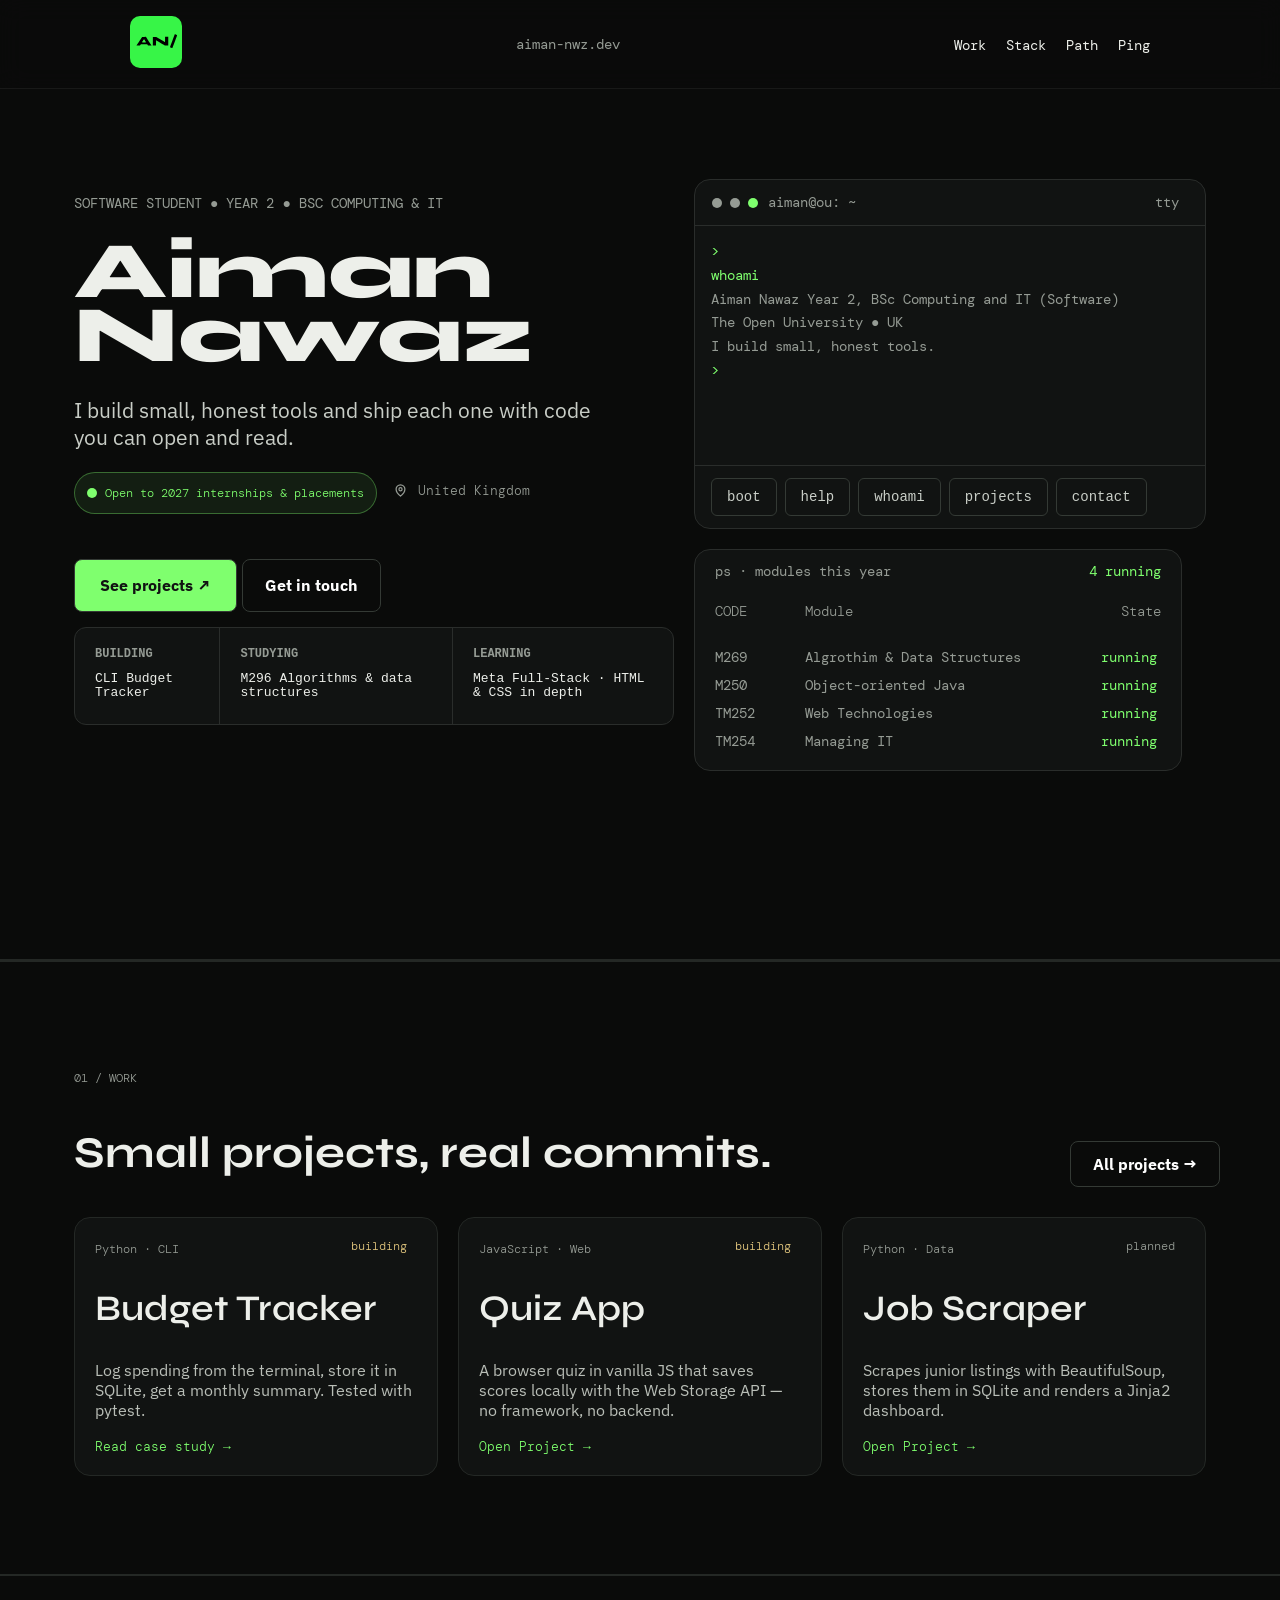
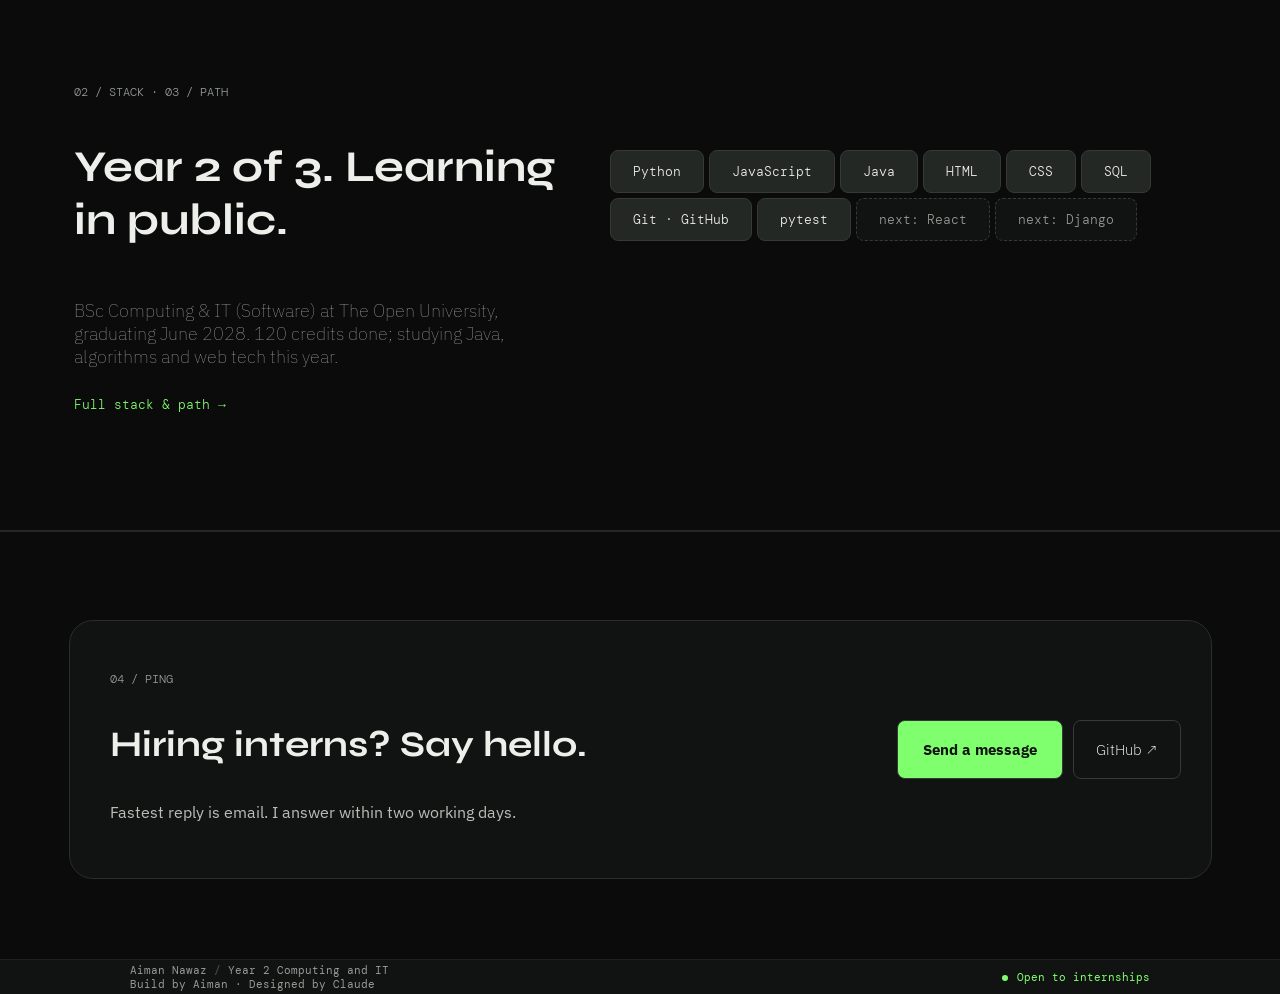
<file: index.html>
<!-- This is my main HTML file for my digital portfolio. I 
will be adding various sections and content to showcase my 
work and skills. -->

<!DOCTYPE html>
<html lang="en">
<head>
    <meta charset="UTF-8">
    <meta name="viewport" content="width=device-width, initial-scale=1.0">
    <meta name="language" content="English">
    <title>Aiman's Portfolio</title>

    <!-- Link to the CSS file -->
    <link rel="stylesheet" href="css/style.css">

    <!-- Link to the favicon -->
    <link rel="icon" type="image/x-icon" href="images/favicon.ico">

    <!-- Link to the Google Fonts (Syne)-->
    <link rel="preconnect" href="https://fonts.googleapis.com">
    <link rel="preconnect" href="https://fonts.gstatic.com" crossorigin>
    <link href="https://fonts.googleapis.com/css2?family=Syne:wght@400..800&display=swap" rel="stylesheet">

    <link rel="preconnect" href="https://fonts.googleapis.com">
    <link rel="preconnect" href="https://fonts.gstatic.com" crossorigin>
    <link href="https://fonts.googleapis.com/css2?family=DM+Mono:ital,wght@0,300;0,400;0,500;1,300;1,400;1,500&family=Syne:wght@400..800&display=swap" rel="stylesheet">

    <link rel="preconnect" href="https://fonts.googleapis.com">
    <link rel="preconnect" href="https://fonts.gstatic.com" crossorigin>
    <link href="https://fonts.googleapis.com/css2?family=IBM+Plex+Sans:ital,wght@0,100..700;1,100..700&display=swap" rel="stylesheet">

</head>

<!--The body of the project starts from here-->
<body>

    <section class="background-design">
     <!--This includes the background design-->
    </section>

    <header>
        <nav>
            <a href="index.html"> <img class="logo" src="images/logo.svg" alt="logo"> </a>
            <span class="site-name">aiman-nwz.dev</span>
            <ul class="nav-links">
                <li><a href="#Work">Work</a></li>
                <li><a href="#Stack & Path">Stack</a></li>
                <li><a href="#Stack & Path">Path</a></li>
                <li><a href="#Ping">Ping</a></li>
            </ul>
        </nav>
    </header>


    <main>
        <div class="content-box">
            <article>

                <section class="main-information">
                    <h4>SOFTWARE STUDENT &#9679; YEAR 2 &#9679; BSC COMPUTING & IT</h4>
                    <h1>Aiman Nawaz</h1>
                    <p>I build small, honest tools and ship each one with code you can open and read.</p>

                    <div class="index-message-card">
                        <div class="index-badge-pill">
                            <span class="index-badge-dot"></span>
                            Open to 2027 internships & placements
                        </div>
                        <div class="index-location">
                            <img src="images/location.svg" alt="location" width="15" height="15"> United Kingdom
                        </div>
                    </div>
                </section>


                <section class="index-terminal">
                    <div class="index-terminal-top">
                        <div class="circle-terminal-btns">
                            <span class="circle-left"></span>
                            <span class="circle-center"></span>
                            <span class="circle-green-right"></span>
                        </div>
                        <span class="terminal title">aiman@ou: ~</span>
                        <span class="terminal-text-right">tty </span>
                    </div>
                    <div class="index-terminal-body">
                        <span class="green">> </span><br>
                        <span class="green">whoami<br></span>
                        Aiman Nawaz
                        Year 2, BSc Computing and IT (Software)<br>
                        The Open University &#9679; UK<br>
                        I build small, honest tools.<br>
                        <span class="green">> </span><br>
                    </div>
                    <div class="index-terminal-bottom">
                        <div class="terminal-bottom-btns">
                            <button class="terminal-button">boot</button>
                            <button class="terminal-button">help</button>
                            <button class="terminal-button">whoami</button>
                            <button class="terminal-button">projects</button>
                            <button class="terminal-button">contact</button>
                        </div>
                    </div>
                </section>
            </article>

            <article class="main-article-2">
                <section class="main-information-2">
                    <section class="main-information-links">
                        <div class="links">
                            <a href="coming_soon.html" class="email-btn">See projects ↗</a>
                            <a href="contact.html" class="btn"><b>Get in touch </b></a>
                        </div>
                    </section>
                    <section class="main-information-learning">
                        <div class="learning-sub-heading">
                            <h3>BUILDING</h3>
                            <p>CLI Budget Tracker</p>
                        </div>
                        <div class="learning-sub-heading">
                            <h3>STUDYING</h3>
                            <p>M296 Algorithms & data structures</p>
                        </div>
                        <div class="learning-sub-heading-last">
                            <h3>LEARNING</h3>
                            <p>Meta Full-Stack &#183; HTML & CSS in depth</p>
                        </div>
                    </section>
                </section>

                <section class="index-study-terminal">
                    <div class="study-terminal-top">
                        <span class="terminal-text-left">ps &#183; modules this year</span>
                        <span class="terminal-text-right">4 running</span><br>
                    </div>
                    <div class="study-terminal-body">
                        <ul>
                            <h4>CODE</h4>
                            <li>M269</li>
                            <li>M250</li>
                            <li>TM252</li>
                            <li>TM254</li>
                        </ul>
                        <ul>
                            <h4>Module</h4>
                            <li>Algrothim & Data Structures</li>
                            <li>Object-oriented Java</li>
                            <li>Web Technologies</li>
                            <li>Managing IT</li>
                        </ul>
                        <ul class="study-terminal-state">
                            <h4>State</h4>
                            <li class="terminal-text-right">running</li>
                            <li class="terminal-text-right">running</li>
                            <li class="terminal-text-right">running</li>
                            <li class="terminal-text-right">running</li>
                        </ul>
                    </div>
                </section>
            </article>
        </div>

    <hr>

        <div class="content-box">
            <section id="Work" class="index-headings">
                <h2>01 / WORK</h2>
            </section>

            <article class="headings-title">
                <h1>Small projects, real commits.</h1>

                <section class="work-project-links">
                    <div class="links">
                        <a href="coming_soon.html" class="btn"><b>All projects →</b></a>
                    </div>
                </section>
            </article>

            <article class="work-cards">
                <section class="project-card">
                    <span class="card-text-left">Python &#183; CLI</span>
                    <span class="card-text-right">building</span><br>
                    <h2>Budget Tracker</h2>
                    <p>Log spending from the terminal, store it in
                        SQLite, get a monthly summary. Tested with
                        pytest.
                    </p>
                    <span class="card-link"><a href="coming_soon.html">Read case study →</a></span>
                </section>

                <section class="project-card">
                    <span class="card-text-left">JavaScript &#183; Web</span>
                    <span class="card-text-right">building</span><br>
                    <h2>Quiz App</h2>
                    <p>A browser quiz in vanilla JS that saves scores
                        locally with the Web Storage API — no
                        framework, no backend.
                    </p>
                    <span class="card-link"><a href="coming_soon.html">Open Project →</a></span>
                </section>

                <section class="project-card">
                    <span class="card-text-left">Python &#183; Data</span>
                    <span class="card-text-right-planned">planned</span><br>
                    <h2>Job Scraper</h2>
                    <p>Scrapes junior listings with BeautifulSoup,
                        stores them in SQLite and renders a Jinja2
                        dashboard.
                    </p>
                    <span class="card-link"><a href="coming_soon.html">Open Project →</a></span>
                </section>

            </article>
        </div>

        <hr>

        <div class="content-box">
            <section id="Stack & Path" class="index-headings">
                <h2>02 / STACK &#183; 03 / PATH</h2>
            </section>

            <article class="headings-title">
                <h1 class="stack-title">Year 2 of 3. Learning
                    in public.</h1>

                <section class="index-skills-box">
                    <span class="skills-info">Python</span>
                    <span class="skills-info">JavaScript</span>
                    <span class="skills-info">Java</span>
                    <span class="skills-info">HTML</span>
                    <span class="skills-info">CSS</span>
                    <span class="skills-info">SQL</span>
                    <span class="skills-info">Git &#183; GitHub</span>
                    <span class="skills-info">pytest</span>
                    <span class="next-skills-info">next: React</span>
                    <span class="next-skills-info">next: Django</span>
                </section>
            </article>

            <article class="skills-info-paragraph">
                <p>
                    BSc Computing & IT (Software) at The Open University,
                    graduating June 2028. 120 credits done; studying Java,
                    algorithms and web tech this year. <br><br>
                    <span class="card-link"><a href="about.html">Full stack & path →</a></span>
                </p>
            </article>
        </div>

        <hr>

        <div class="content-box">
            <article class="ping-box">
                <section id="Ping" class="index-headings">
                    <h2>04 / PING</h2>
                    <h1 class="stack-title">Hiring interns? Say hello.</h1>
                    <p class="ping-paragraph">Fastest reply is email. I answer within two working days.</p>
                </section>
                <div class="links">
                    <a href="contact.html" class="email-btn">Send a message</a>
                    <a href="https://github.com/aiman-nwz" class="btn">GitHub ↗</a>
                </div>
            </article>


        </div>






    </main>

    <footer class="footer-main">
        <p class="footer-text">Aiman Nawaz <span class="separator">/</span> Year 2 Computing and IT <br>
        Build by Aiman &#183; Designed by Claude</p>
        <span class="footer-status">
             <span class="footer-dot"></span>
             Open to internships
        </span>
    </footer>

</body>

</html>
</file>
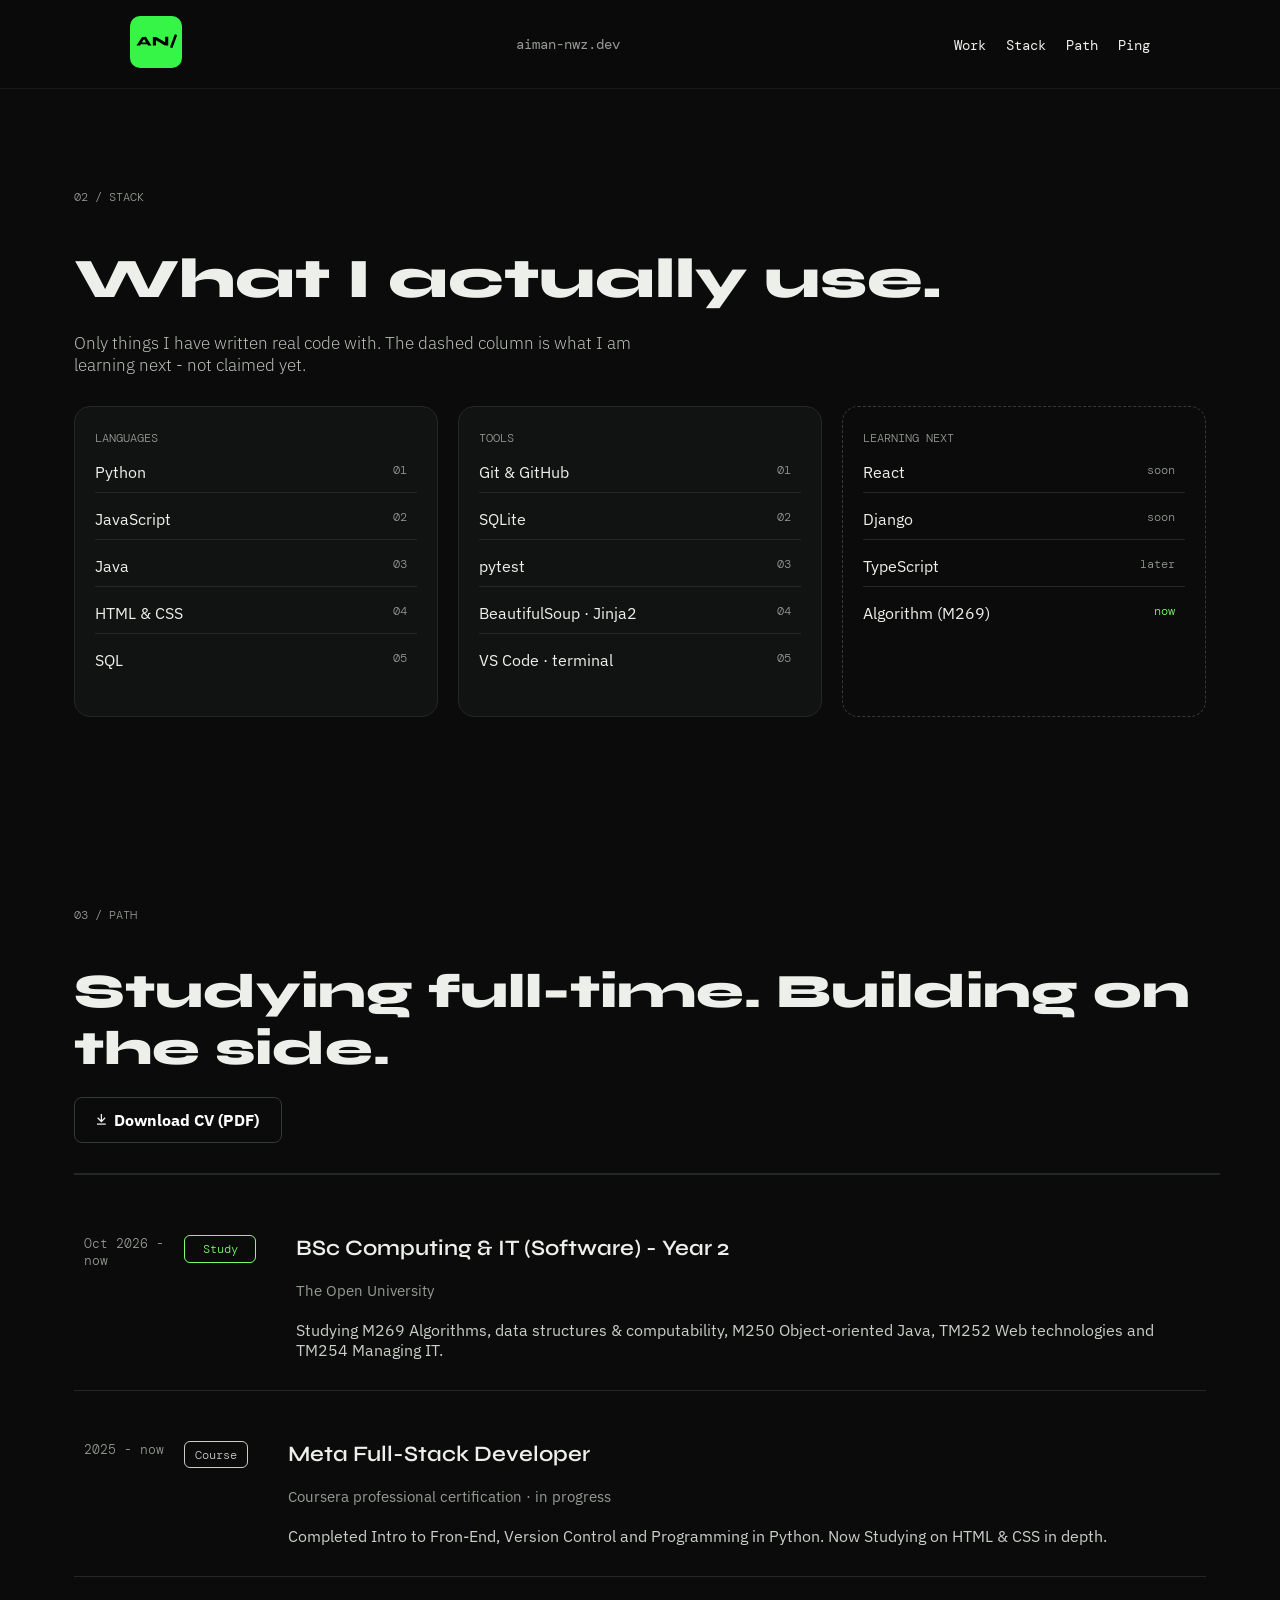
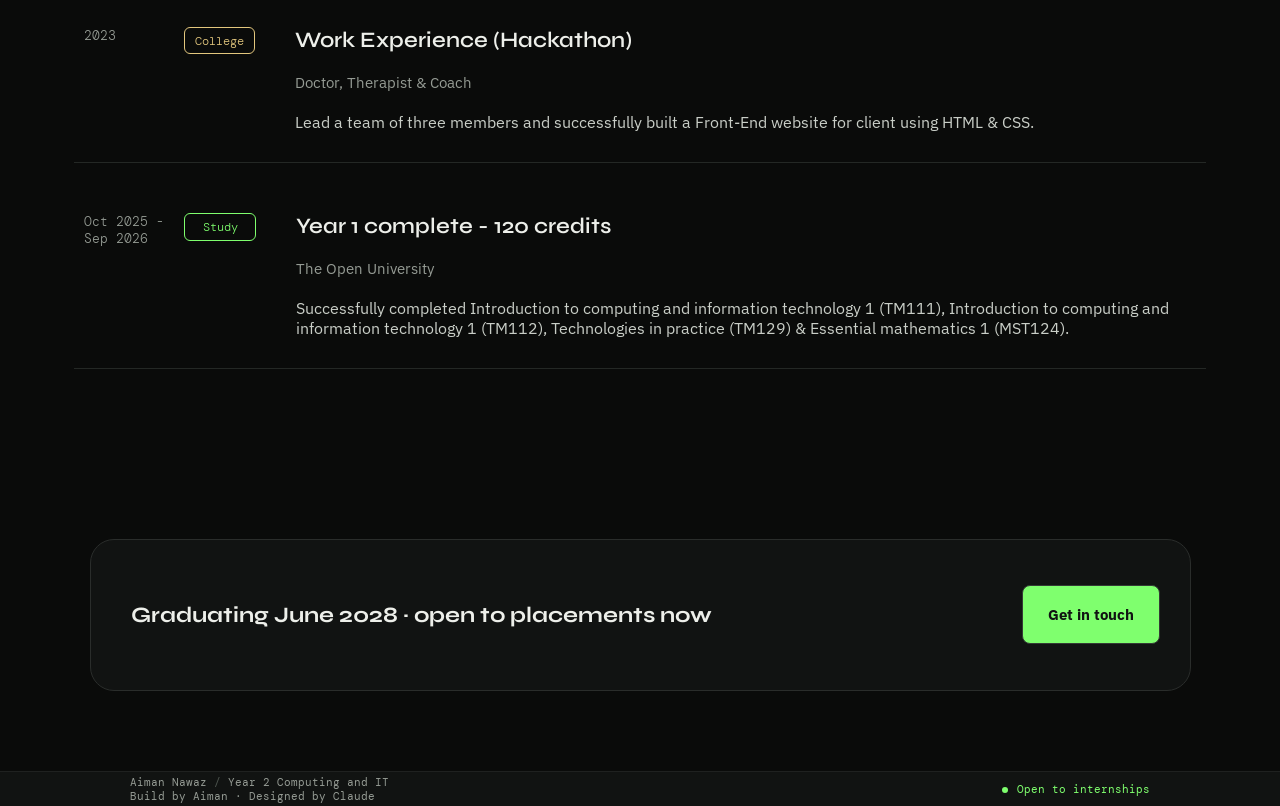
<file: about.html>
<!-- This is the about page of my digital portfolio. This includes
 various sections and content to showcase my journey and skills. -->

<!DOCTYPE html>
<html lang="en">
<head>
    <meta charset="UTF-8">
    <meta name="viewport" content="width=device-width, initial-scale=1.0">
    <meta name="language" content="English">
    <title>Stack & Path</title>

    <!-- Link to the CSS file -->
    <link rel="stylesheet" href="css/style.css">

    <!-- Link to the favicon -->
    <link rel="icon" type="image/x-icon" href="images/favicon.ico">

    <!-- Link to the Google Fonts (Syne)-->
    <link rel="preconnect" href="https://fonts.googleapis.com">
    <link rel="preconnect" href="https://fonts.gstatic.com" crossorigin>
    <link href="https://fonts.googleapis.com/css2?family=Syne:wght@400..800&display=swap" rel="stylesheet">

    <link rel="preconnect" href="https://fonts.googleapis.com">
    <link rel="preconnect" href="https://fonts.gstatic.com" crossorigin>
    <link href="https://fonts.googleapis.com/css2?family=DM+Mono:ital,wght@0,300;0,400;0,500;1,300;1,400;1,500&family=Syne:wght@400..800&display=swap" rel="stylesheet">

    <link rel="preconnect" href="https://fonts.googleapis.com">
    <link rel="preconnect" href="https://fonts.gstatic.com" crossorigin>
    <link href="https://fonts.googleapis.com/css2?family=IBM+Plex+Sans:ital,wght@0,100..700;1,100..700&display=swap" rel="stylesheet">

</head>

<!--The body of the project starts from here-->
<body>

<header>
    <nav>
        <a href="index.html"> <img class="logo" src="images/logo.svg" alt="logo"> </a>
        <span class="site-name">aiman-nwz.dev</span>
        <ul class="nav-links">
            <li><a href="./#Work">Work</a></li>
            <li><a href="./#Stack & Path">Stack</a></li>
            <li><a href="./#Stack & Path">Path</a></li>
            <li><a href="./#Ping">Ping</a></li>
        </ul>
    </nav>
</header>


<main>


    <div class="content-box">
        <section class="index-headings">
            <h2>02 / STACK</h2>
        </section>

        <article class="about-headings-title">
            <h1>What I actually use.</h1>
            <p>Only things I have written real code with. The dashed column
                is what I am learning next - not claimed yet.
            </p>

        </article>

        <article class="work-cards">
            <section class="about-card">
                <span class="about-card-text-left">LANGUAGES</span>
                <p>Python <span class="about-card-text-right">01</span><br></p>
                <p>JavaScript <span class="about-card-text-right">02</span><br></p>
                <p>Java <span class="about-card-text-right">03</span><br></p>
                <p>HTML & CSS <span class="about-card-text-right">04</span><br></p>
                <p class="last-line">SQL <span class="about-card-text-right">05</span><br></p>
            </section>

            <section class="about-card">
                <span class="about-card-text-left">TOOLS</span>
                <p>Git & GitHub <span class="about-card-text-right">01</span><br></p>
                <p>SQLite <span class="about-card-text-right">02</span><br></p>
                <p>pytest <span class="about-card-text-right">03</span><br></p>
                <p>BeautifulSoup &#183; Jinja2 <span class="about-card-text-right">04</span><br></p>
                <p class="last-line">VS Code &#183; terminal <span class="about-card-text-right">05</span><br></p>
            </section>

            <section class="learning-about-card">
                <span class="about-card-text-left">LEARNING NEXT</span>
                <p>React <span class="about-card-text-right">soon</span><br></p>
                <p>Django <span class="about-card-text-right">soon</span><br></p>
                <p>TypeScript <span class="about-card-text-right">later</span><br></p>
                <p class="last-line">Algorithm (M269) <span class="about-card-text-green-right">now</span><br></p>
            </section>

        </article>
    </div>



    <div class="content-box">
        <section class="index-headings">
            <h2>03 / PATH</h2>
        </section>

        <article class="about-headings-title">
            <h1 class="ping-title">Studying full-time. Building on the side.</h1>

            <section class="about-download-link">
                <div class="links">
                    <a href="#" class="btn"><img src="images/download.svg"><b> &nbsp; Download CV (PDF)</b></a>
                </div>
            </section>
        </article>

        <article class="work-cards">
            <section class="path-card">
                <p><span class="path-date">Oct 2026 - now</span> <span class="path-status">Study</span></p>
                <p><span class="path-card-title">BSc Computing & IT (Software) - Year 2</span><br>
                    <span class="path-card-organisation">The Open University</span><br>
                    <span class="path-description">Studying M269 Algorithms, data structures & computability, M250
                        Object-oriented Java, TM252 Web technologies and TM254 Managing IT.
                    </span>
                </p>
            </section>
        </article>

        <article class="work-cards">
            <section class="path-card">
                <p><span class="path-date">2025 - now</span> <span class="path-status-grey">Course</span></p>
                <p><span class="path-card-title">Meta Full-Stack Developer</span><br>
                    <span class="path-card-organisation">Coursera professional certification &#183; in progress</span><br>
                    <span class="path-description">Completed Intro to Fron-End, Version Control and Programming in Python.
                        Now Studying on HTML & CSS in depth.
                    </span>
                </p>
            </section>
        </article>

        <article class="work-cards">
            <section class="path-card">
                <p><span class="path-date">2023</span> <span class="path-status-amber">College</span></p>
                <p><span class="path-card-title">Work Experience (Hackathon)</span><br>
                    <span class="path-card-organisation">Doctor, Therapist & Coach</span><br>
                    <span class="path-description">Lead a team of three members and successfully built a Front-End website for client using HTML & CSS.
                    </span>
                </p>
            </section>
        </article>

        <article class="work-cards">
            <section class="path-card">
                <p><span class="path-date">Oct 2025 - Sep 2026</span> <span class="path-status">Study</span></p>
                <p><span class="path-card-title">Year 1 complete - 120 credits</span><br>
                    <span class="path-card-organisation">The Open University</span><br>
                    <span class="path-description">Successfully completed Introduction to computing and information technology 1 (TM111),
                        Introduction to computing and information technology 1 (TM112), Technologies in practice (TM129) &
                        Essential mathematics 1 (MST124).
                    </span>
                </p>
            </section>
        </article>

    </div>



    <div class="content-box">
        <article class="ping-box">
            <section id="Ping" class="index-headings">
                <h1 class="about-ping-title">Graduating June 2028 · open to placements now</h1>
            </section>
            <div class="links">
                <a href="contact.html" class="email-btn">Get in touch</a>
            </div>
        </article>


    </div>






</main>

<footer class="footer-main">
    <p class="footer-text">Aiman Nawaz <span class="separator">/</span> Year 2 Computing and IT <br>
        Build by Aiman &#183; Designed by Claude</p>
    <span class="footer-status">
             <span class="footer-dot"></span>
             Open to internships
        </span>
</footer>

</body>

</html>
</file>
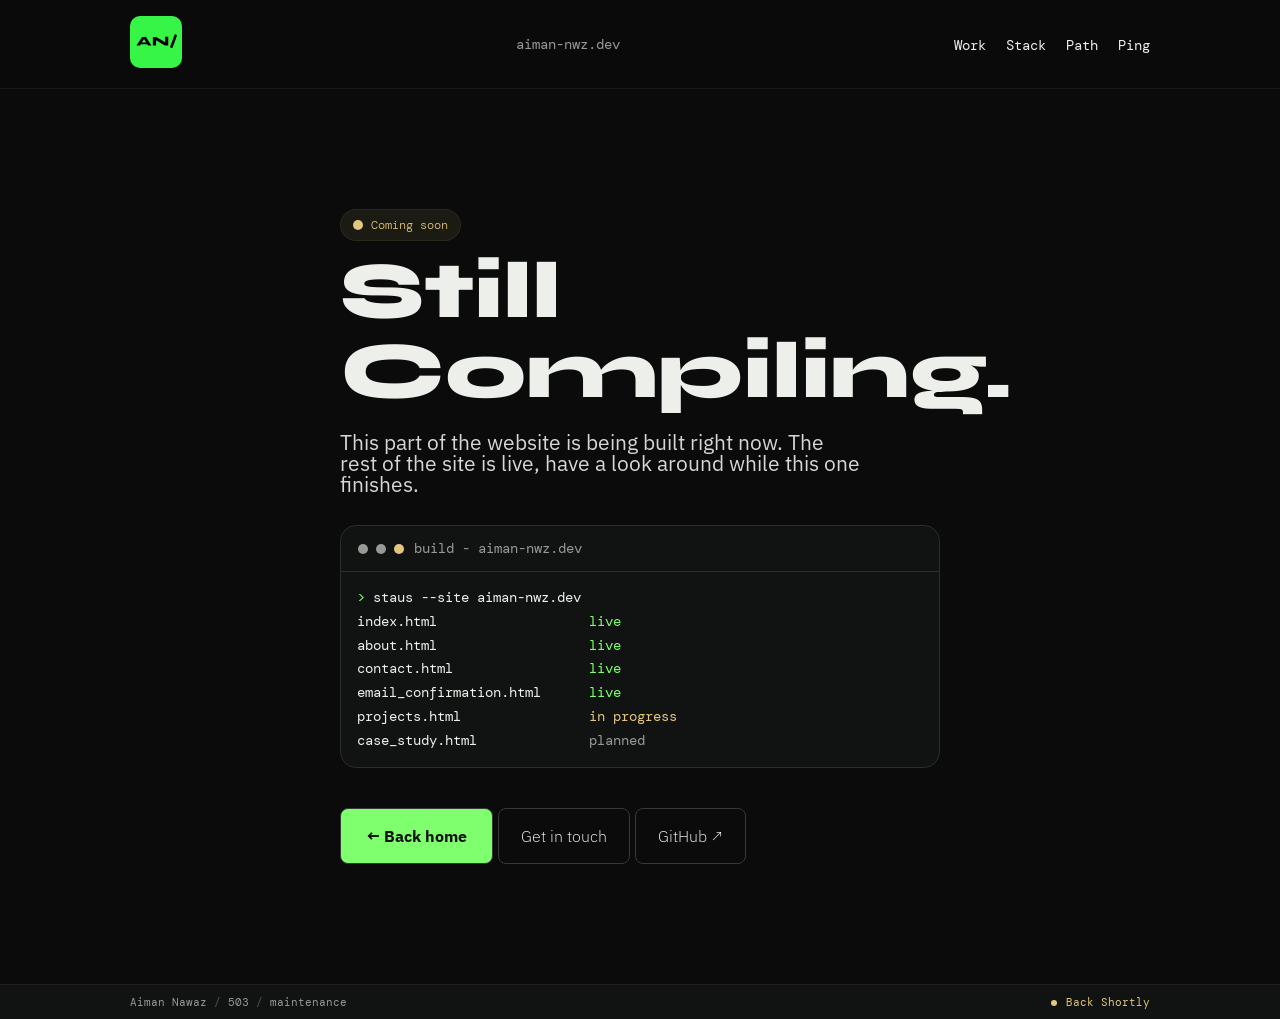
<file: coming_soon.html>
<!DOCTYPE html>
<html lang="en">
<head>
    <meta charset="UTF-8">
    <meta name="viewport" content="width=device-width, initial-scale=1.0">
    <title>Aiman's Portfolio | Coming Soon</title>

    <!-- Link to the CSS file -->
    <link rel="stylesheet" href="css/style.css">

    <!-- Link to the favicon -->
    <link rel="icon" type="image/x-icon" href="images/favicon.ico">

    <!-- Link to the Google Fonts (Syne)-->
    <link rel="preconnect" href="https://fonts.googleapis.com">
    <link rel="preconnect" href="https://fonts.gstatic.com" crossorigin>
    <link href="https://fonts.googleapis.com/css2?family=Syne:wght@400..800&display=swap" rel="stylesheet">

    <link rel="preconnect" href="https://fonts.googleapis.com">
    <link rel="preconnect" href="https://fonts.gstatic.com" crossorigin>
    <link href="https://fonts.googleapis.com/css2?family=DM+Mono:ital,wght@0,300;0,400;0,500;1,300;1,400;1,500&family=Syne:wght@400..800&display=swap" rel="stylesheet">

    <link rel="preconnect" href="https://fonts.googleapis.com">
    <link rel="preconnect" href="https://fonts.gstatic.com" crossorigin>
    <link href="https://fonts.googleapis.com/css2?family=IBM+Plex+Sans:ital,wght@0,100..700;1,100..700&display=swap" rel="stylesheet">

</head>

<!---->
<body class="maintenance-page">

<header>
    <nav>
        <a href="index.html"> <img class="logo" src="images/logo.svg" alt="logo"> </a>
        <span class="site-name">aiman-nwz.dev</span>
        <ul class="nav-links">
            <li><a href="#Work">Work</a></li>
            <li><a href="#Stack & Path">Stack</a></li>
            <li><a href="#Stack & Path">Path</a></li>
            <li><a href="#Ping">Ping</a></li>
        </ul>
    </nav>
</header>

<div class="background-design">
    <!--This includes the background design-->
</div>

<div class="main-box">

    <div class="badge-pill">
        <span class="badge-dot"></span>
        Coming soon
    </div>

    <div class="message-card">
        <h1 class="maintenance-message">Still Compiling.</h1>
        <p class="message-paragraph">This part of the website is being built right now. The rest of the site is live,
        have a look around while this one finishes.</p>
    </div>

    <div class="maintenance-terminal">
        <div class="maintenance-terminal-top">
            <div class="circle-terminal-btns">
                <span class="circle-left"></span>
                <span class="circle-center"></span>
                <span class="circle-right"></span>
            </div>
            <span class="terminal title">build - aiman-nwz.dev</span>
        </div>
        <div class="maintenance-terminal-body">
            <span class="green">> </span>staus --site aiman-nwz.dev<br>
            index.html&nbsp;&nbsp;&nbsp;&nbsp;&nbsp;&nbsp;&nbsp;&nbsp;&nbsp;&nbsp;&nbsp;&nbsp;&nbsp;&nbsp;&nbsp;&nbsp;&nbsp;&nbsp;&nbsp;<span class="green">live<br></span>
            about.html&nbsp;&nbsp;&nbsp;&nbsp;&nbsp;&nbsp;&nbsp;&nbsp;&nbsp;&nbsp;&nbsp;&nbsp;&nbsp;&nbsp;&nbsp;&nbsp;&nbsp;&nbsp;&nbsp;<span class="green">live<br></span>
            contact.html&nbsp;&nbsp;&nbsp;&nbsp;&nbsp;&nbsp;&nbsp;&nbsp;&nbsp;&nbsp;&nbsp;&nbsp;&nbsp;&nbsp;&nbsp;&nbsp;&nbsp;<span class="green">live<br></span>
            email_confirmation.html&nbsp;&nbsp;&nbsp;&nbsp;&nbsp;&nbsp;<span class="green">live<br></span>
            projects.html&nbsp;&nbsp;&nbsp;&nbsp;&nbsp;&nbsp;&nbsp;&nbsp;&nbsp;&nbsp;&nbsp;&nbsp;&nbsp;&nbsp;&nbsp;&nbsp;<span class="amber">in progress<br></span>
            case_study.html&nbsp;&nbsp;&nbsp;&nbsp;&nbsp;&nbsp;&nbsp;&nbsp;&nbsp;&nbsp;&nbsp;&nbsp;&nbsp;&nbsp;<span class="grey">planned<br></span>
        </div>
    </div>

    <span class="links-title"></span>
    <div class="links">
        <a href="index.html" class="email-btn">← Back home</a>
        <a href="contact.html" class="btn">Get in touch</a>
        <a href="https://github.com/aiman-nwz" class="btn">GitHub ↗</a>
    </div>
</div>

<footer class="footer-main">
    <p class="footer-text">Aiman Nawaz <span class="separator">/</span> 503 <span class="separator">/</span> maintenance </p>
    <span class="footer-maintenance-status">
             <span class="footer-maintenance-dot"></span>
             Back Shortly
        </span>
</footer>

</body>

</html>
</file>
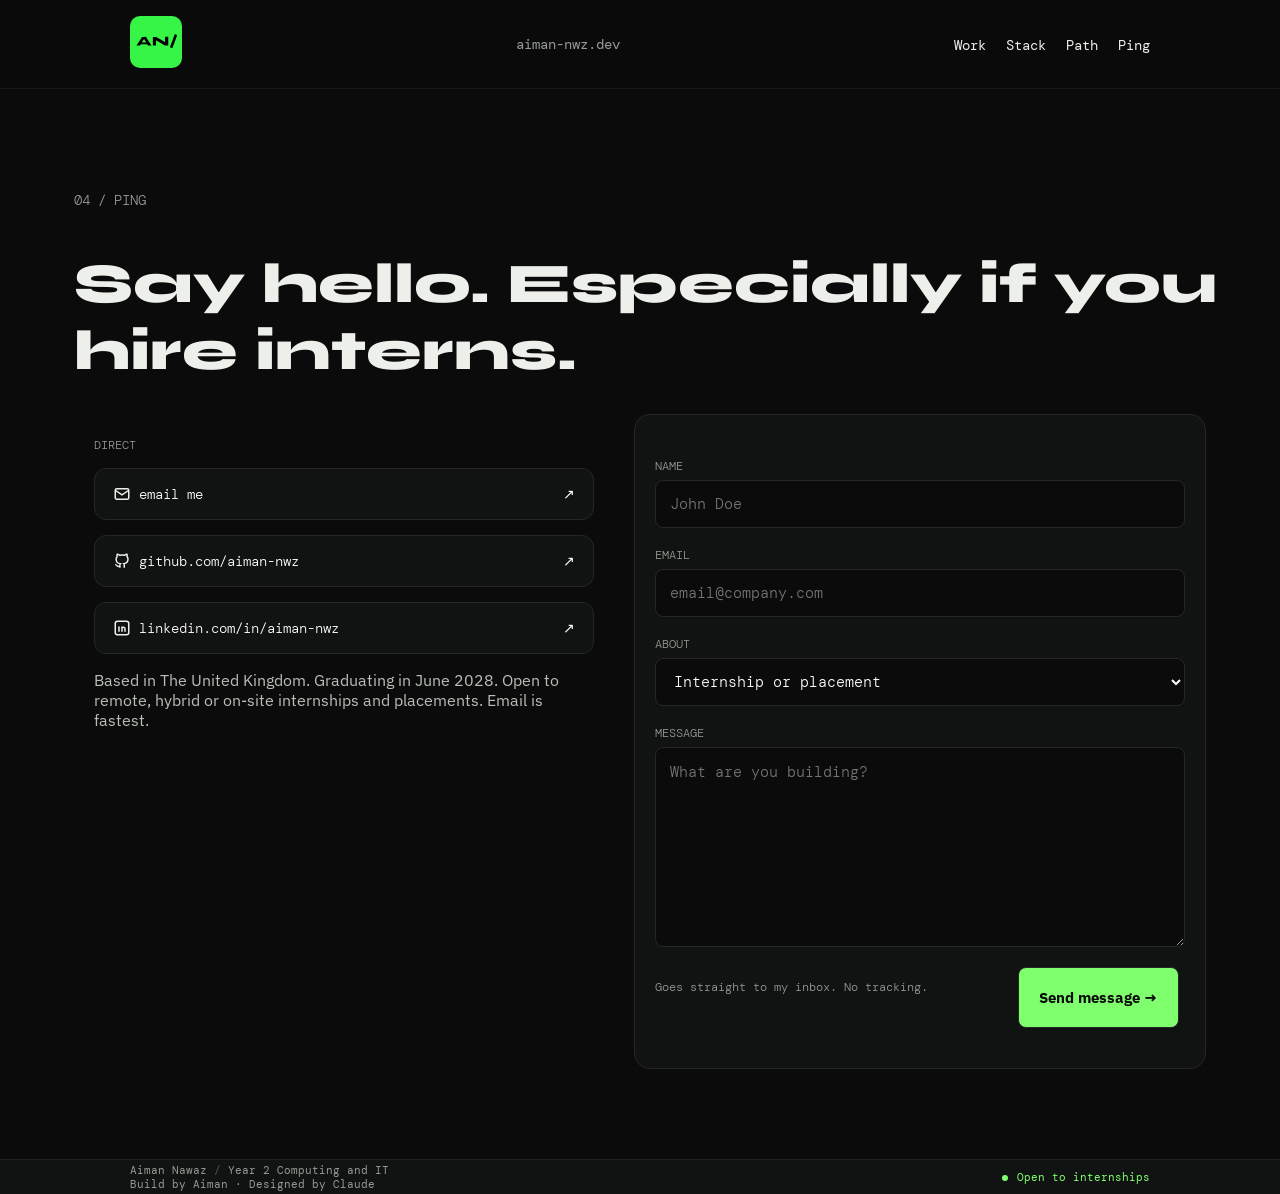
<file: contact.html>
<!-- This is the contact page of my digital portfolio. This includes
a form for users to send me an email.-->

<!DOCTYPE html>
<html lang="en" xmlns="http://www.w3.org/1999/html">
<head>
    <meta charset="UTF-8">
    <meta name="viewport" content="width=device-width, initial-scale=1.0">
    <meta name="language" content="English">
    <title>Contact me</title>

    <!-- Link to the CSS file -->
    <link rel="stylesheet" href="css/style.css">

    <!-- Link to the favicon -->
    <link rel="icon" type="image/x-icon" href="images/favicon.ico">

    <!-- Link to the Google Fonts (Syne)-->
    <link rel="preconnect" href="https://fonts.googleapis.com">
    <link rel="preconnect" href="https://fonts.gstatic.com" crossorigin>
    <link href="https://fonts.googleapis.com/css2?family=Syne:wght@400..800&display=swap" rel="stylesheet">

    <link rel="preconnect" href="https://fonts.googleapis.com">
    <link rel="preconnect" href="https://fonts.gstatic.com" crossorigin>
    <link href="https://fonts.googleapis.com/css2?family=DM+Mono:ital,wght@0,300;0,400;0,500;1,300;1,400;1,500&family=Syne:wght@400..800&display=swap" rel="stylesheet">

    <link rel="preconnect" href="https://fonts.googleapis.com">
    <link rel="preconnect" href="https://fonts.gstatic.com" crossorigin>
    <link href="https://fonts.googleapis.com/css2?family=IBM+Plex+Sans:ital,wght@0,100..700;1,100..700&display=swap" rel="stylesheet">

</head>

<!--The body of the project starts from here-->
<body>


<header>
    <nav>
        <a href="index.html"> <img class="logo" src="images/logo.svg" alt="logo"> </a>
        <span class="site-name">aiman-nwz.dev</span>
        <ul class="nav-links">
            <li><a href="./#Work">Work</a></li>
            <li><a href="./#Stack & Path">Stack</a></li>
            <li><a href="./#Stack & Path">Path</a></li>
            <li><a href="./#Ping">Ping</a></li>
        </ul>
    </nav>
</header>


<main class="contact-page">

    <div class="content-box">
        <section class="contact-headings">
            <h2>04 / PING</h2>
        </section>

        <article class="contact-headings-title">
            <h1>Say hello. Especially if you hire interns.</h1>
        </article>


        <article class="work-cards">
            <section class="contact-card-left">
                <span class="card-text-left">DIRECT</span>

                <section class="contact-project-links">
                    <a href="#" class="project-btn"><img src="images/mail.svg" alt="email" width="18px"> &nbsp;email me <span class="contact-text-right">↗</span></a>
                </section>

                <section class="contact-project-links">
                    <a href="https://github.com/aiman-nwz" class="project-btn"><img src="images/github.svg" alt="email" width="18px"> &nbsp;github.com/aiman-nwz <span class="contact-text-right">↗</span></a>
                </section>

                <section class="contact-project-links">
                    <a href="https://www.linkedin.com/in/aiman-nwz/" class="project-btn"><img src="images/linkedin.svg" alt="email" width="18px"> &nbsp;linkedin.com/in/aiman-nwz <span class="contact-text-right">↗</span></a>
                </section>

                <p>Based in The United Kingdom. Graduating in June 2028. Open to
                    remote, hybrid or on-site internships and placements. Email is
                    fastest.
                </p>
            </section>


            <section class="contact-card-right">

                <form>
                    <label for = "name">NAME</label>
                    <input type="text" name="name" placeholder="John Doe" required>

                    <label for = "email">EMAIL</label>
                    <input type="email" name="email" placeholder="email@company.com" required>

                    <label for = "about">ABOUT</label>
                    <select name="about">
                        <option value="internship">Internship or placement</option>
                        <option value="project">A project of mine</option>
                        <option value="other">Something else</option>
                    </select>

                    <label for = "message">MESSAGE</label>
                    <textarea name="message" placeholder="What are you building?" required style="height: 200px;"></textarea><br>

                    <p>Goes straight to my inbox. No tracking.</p>
                    <input type="submit" value="Send message →">
                </form>

            </section>

        </article>
    </div>

</main>

<footer class="footer-main">
    <p class="footer-text">Aiman Nawaz <span class="separator">/</span> Year 2 Computing and IT <br>
        Build by Aiman &#183; Designed by Claude</p>
    <span class="footer-status">
             <span class="footer-dot"></span>
             Open to internships
        </span>
</footer>

</body>

</html>
</file>
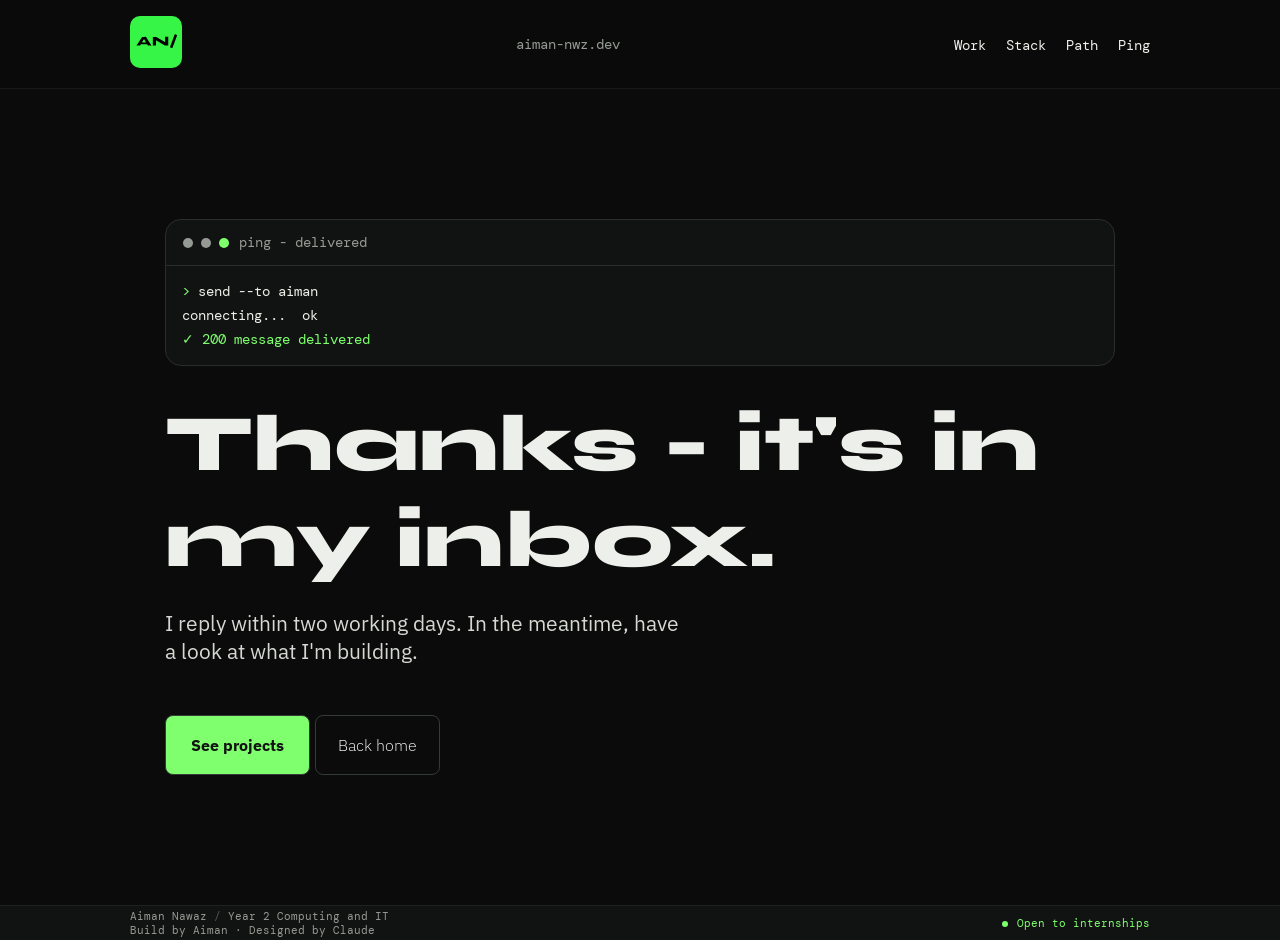
<file: email_confirmation.html>
<!--This is the email confirmation page of the website. User will see this
 when they will send me an email through contact page. This page will confirm
 that their email has been sent successfully.-->

<!DOCTYPE html>
<html lang="en">
<head>
    <meta charset="UTF-8">
    <meta name="viewport" content="width=device-width, initial-scale=1.0">
    <title>Aiman's Portfolio | Coming Soon</title>

    <!-- Link to the CSS file -->
    <link rel="stylesheet" href="css/style.css">

    <!-- Link to the favicon -->
    <link rel="icon" type="image/x-icon" href="images/favicon.ico">

    <!-- Link to the Google Fonts (Syne)-->
    <link rel="preconnect" href="https://fonts.googleapis.com">
    <link rel="preconnect" href="https://fonts.gstatic.com" crossorigin>
    <link href="https://fonts.googleapis.com/css2?family=Syne:wght@400..800&display=swap" rel="stylesheet">

    <link rel="preconnect" href="https://fonts.googleapis.com">
    <link rel="preconnect" href="https://fonts.gstatic.com" crossorigin>
    <link href="https://fonts.googleapis.com/css2?family=DM+Mono:ital,wght@0,300;0,400;0,500;1,300;1,400;1,500&family=Syne:wght@400..800&display=swap" rel="stylesheet">

    <link rel="preconnect" href="https://fonts.googleapis.com">
    <link rel="preconnect" href="https://fonts.gstatic.com" crossorigin>
    <link href="https://fonts.googleapis.com/css2?family=IBM+Plex+Sans:ital,wght@0,100..700;1,100..700&display=swap" rel="stylesheet">

</head>

<!---->
<body class="maintenance-page">

<header>
    <nav>
        <a href="index.html"> <img class="logo" src="images/logo.svg" alt="logo"> </a>
        <span class="site-name">aiman-nwz.dev</span>
        <ul class="nav-links">
            <li><a href="./#Work">Work</a></li>
            <li><a href="./#Stack & Path">Stack</a></li>
            <li><a href="./#Stack & Path">Path</a></li>
            <li><a href="./#Ping">Ping</a></li>
        </ul>
    </nav>
</header>


<div class="content-box">

    <article class="email-confirmation">


        <div class="maintenance-terminal">
            <div class="maintenance-terminal-top">
                <div class="circle-terminal-btns">
                    <span class="circle-left"></span>
                    <span class="circle-center"></span>
                    <span class="circle-green-right"></span>
                </div>
                <span class="terminal title">ping - delivered</span>
            </div>
            <div class="maintenance-terminal-body">
                <span class="green">> </span>send --to aiman<br>
                connecting...&nbsp;&nbsp;ok<br>
                <span class="green">&#10003 200 message delivered<br></span>
            </div>
        </div>

        <div class="message-card">
            <h1 class="maintenance-message">Thanks - it's in my inbox.</h1>
            <p class="message-paragraph">I reply within two working days.
                In the meantime, have a look at what I'm building.</p>
        </div>

        <div class="links">
            <a href="#" class="email-btn">See projects</a>
            <a href="index.html" class="btn">Back home</a>
        </div>

    </article>
</div>

<footer class="footer-main">
    <p class="footer-text">Aiman Nawaz <span class="separator">/</span> Year 2 Computing and IT <br>
        Build by Aiman &#183; Designed by Claude</p>
    <span class="footer-status">
             <span class="footer-dot"></span>
             Open to internships
        </span>
</footer>

</body>

</html>
</file>
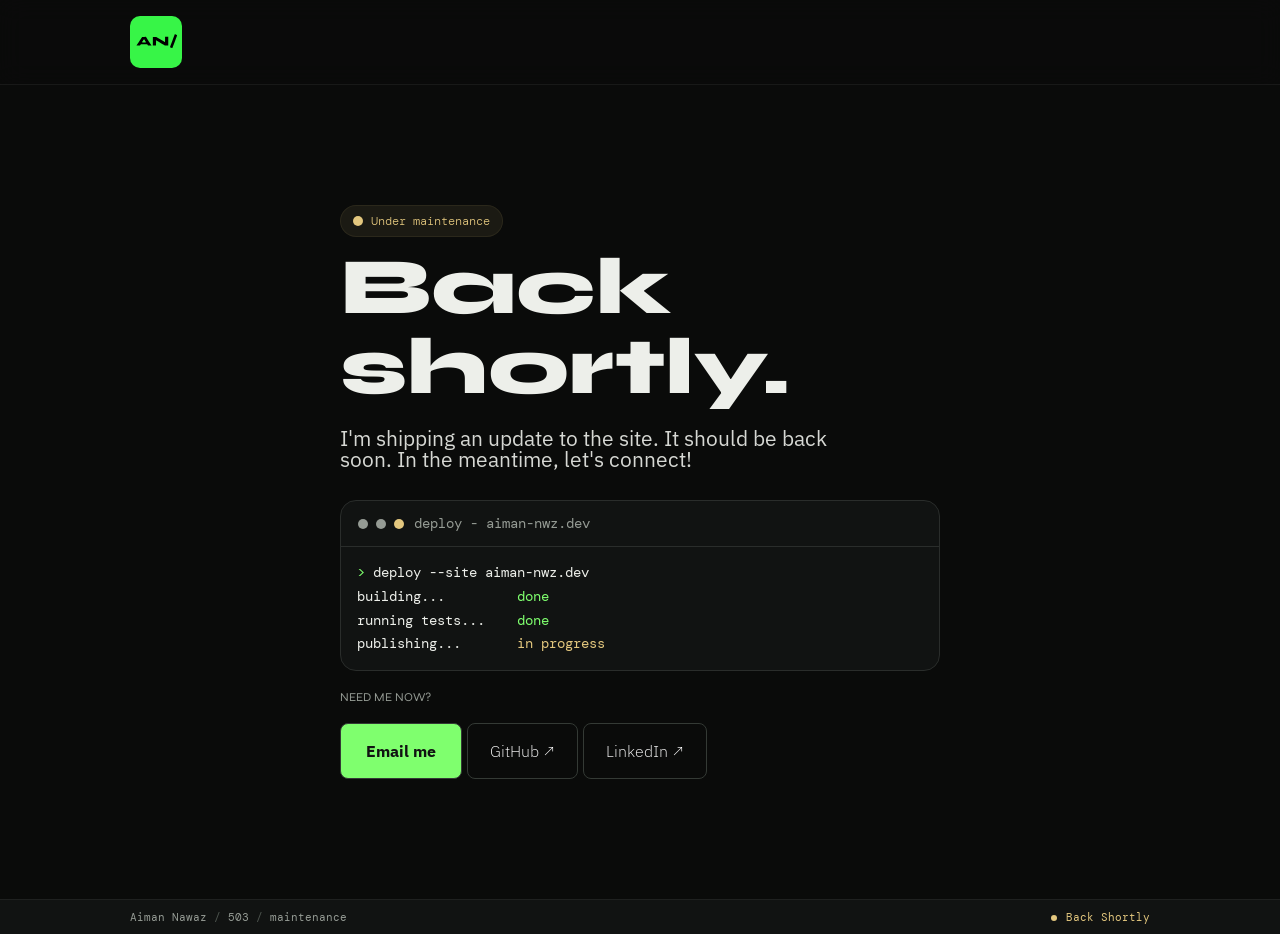
<file: maintenance.html>
<!DOCTYPE html>
<html lang="en">
<head>
    <meta charset="UTF-8">
    <meta name="viewport" content="width=device-width, initial-scale=1.0">
    <title>Aiman's Portfolio | Coming Soon</title>

    <!-- Link to the CSS file -->
    <link rel="stylesheet" href="css/style.css">

    <!-- Link to the favicon -->
    <link rel="icon" type="image/x-icon" href="images/favicon.ico">

    <!-- Link to the Google Fonts (Syne)-->
    <link rel="preconnect" href="https://fonts.googleapis.com">
    <link rel="preconnect" href="https://fonts.gstatic.com" crossorigin>
    <link href="https://fonts.googleapis.com/css2?family=Syne:wght@400..800&display=swap" rel="stylesheet">

    <link rel="preconnect" href="https://fonts.googleapis.com">
    <link rel="preconnect" href="https://fonts.gstatic.com" crossorigin>
    <link href="https://fonts.googleapis.com/css2?family=DM+Mono:ital,wght@0,300;0,400;0,500;1,300;1,400;1,500&family=Syne:wght@400..800&display=swap" rel="stylesheet">

    <link rel="preconnect" href="https://fonts.googleapis.com">
    <link rel="preconnect" href="https://fonts.gstatic.com" crossorigin>
    <link href="https://fonts.googleapis.com/css2?family=IBM+Plex+Sans:ital,wght@0,100..700;1,100..700&display=swap" rel="stylesheet">

</head>

<!---->
<body class="maintenance-page">

    <header>
        <nav>
            <img class="logo" src="images/logo.svg" alt="logo">
        </nav>
    </header>

    <div class="background-design">
        <!--This includes the background design-->
    </div>

    <div class="main-box">

        <div class="badge-pill">
            <span class="badge-dot"></span>
            Under maintenance
        </div>

        <div class="message-card">
            <h1 class="maintenance-message">Back shortly.</h1>
            <p class="message-paragraph">I'm shipping an update to the site. It should be back soon. In the meantime, let's connect!</p>
        </div>

        <div class="maintenance-terminal">
            <div class="maintenance-terminal-top">
                <div class="circle-terminal-btns">
                    <span class="circle-left"></span>
                    <span class="circle-center"></span>
                    <span class="circle-right"></span>
                </div>
                <span class="terminal title">deploy - aiman-nwz.dev</span>
            </div>
            <div class="maintenance-terminal-body">
                <span class="green">> </span>deploy --site aiman-nwz.dev<br>
                building...&nbsp;&nbsp;&nbsp;&nbsp;&nbsp;&nbsp;&nbsp;&nbsp;&nbsp;<span class="green">done<br></span>
                running tests...&nbsp;&nbsp;&nbsp;&nbsp;<span class="green">done<br></span>
                publishing...&nbsp;&nbsp;&nbsp;&nbsp;&nbsp;&nbsp;&nbsp;<span class="amber">in progress<br></span>
            </div>
        </div>

        <span class="links-title">NEED ME NOW?</span>
        <div class="links">
            <a href="mailto:#" class="email-btn">Email me</a>
            <a href="https://github.com/aiman-nwz" class="btn">GitHub ↗</a>
            <a href="https://linkedin.com/in/aiman-nwz" class="btn">LinkedIn ↗</a>
        </div>
    </div>

    <footer class="footer-main">
        <p class="footer-text">Aiman Nawaz <span class="separator">/</span> 503 <span class="separator">/</span> maintenance </p>
        <span class="footer-maintenance-status">
             <span class="footer-maintenance-dot"></span>
             Back Shortly
        </span>
    </footer>

</body>

</html>
</file>
<file: css/style.css>
/*This is my main CSS file for my digital portfolio. I will be adding 
various styles and layouts to enhance the visual appeal of my portfolio 
website. */

body{
    margin: 0;
    font-family: "Syne", sans-serif;
    font-optical-sizing: auto;
    font-weight: bold;
    font-style: normal;
    background-color: #0A0B0A;
    color: #EDEFEA;
}
main{
    display: flex;
    flex-direction: column;
}
hr{
    width: 100%;
    background-color: #242825;
    height: 2.5px;
    bottom: 0;
    left: 10px;
    right: 10px;
    border: none;
}




/* -- The below content is for navigation bar -- */
header{
    position: sticky;
    top: 0;
    z-index: 10;
}

nav{
    display: flex;
    justify-content: space-between;
    align-items: center;
    padding: 16px 130px;
    background-color: rgba(10, 11, 10, 0.6);
    backdrop-filter: blur(12px);
    border-bottom: 1px solid rgba(255, 255, 255, 0.06);
}
.logo{
    width: 52px;
    border-radius: 10px;
}
span.site-name{
    padding-left: 0;
    margin: 0;
    font-family: "DM Mono", monospace;
    font-size: 14px;
    font-weight: 400;
    color: #959B94;
}
.nav-links{
    display: flex;
    justify-content: center;
    gap: 20px;
    list-style: none;
    margin: 0;
    padding: 0;
}
.nav-links a{
    text-decoration: none;
    color: #EDEFEA;
    font-family: "DM Mono", monospace;
    font-size: 14px;
    font-weight: 400;
    transition: color 0.2s ease;
}
.nav-links a:active{
    color: #7FFF6E;
}





/* -- The below content is for background grid design -- */
.background-design{
    position: fixed;
    inset: 0;
    z-index: -1;
    pointer-events: none;
    background-image:
        radial-gradient(transparent 55%),
        linear-gradient(to bottom, rgba(255, 255, 255, 0.04) 1px, transparent 1px),
        linear-gradient(to right, rgba(255, 255, 255, 0.04) 1px, transparent 1px);
    background-size: 100% 100%, 48px 48px, 48px 48px;
}






/* -- Below code is for the index page -- */
.content-box {
    display: inline-block;
    flex-direction: row;
    max-width: 1152px;
    padding: 80px 24px;
    margin: 0 auto;
}
article{
    display: flex;
    padding: 10px;
    gap: 20px;
}
.main-information{
    display: inline-block;
    line-height: 0.8;
    max-width: 600px;
}
.main-information h4{
    font-family: "DM Mono", monospace;
    font-size: 14px;
    font-weight: 400;
    color: #959B94;
}
.main-information h1{
    font-family: "Syne", sans-serif;
    font-optical-sizing: auto;
    font-size: 80px;
    font-weight: 800;
    gap: 2px;
    color: #EDEFEA;
    margin: 30px 0;
}
.main-information p{
    font-family: "IBM Plex Sans", sans-serif;
    font-size: 21px;
    line-height: 1.3;
    font-weight: 400;
    max-width: 520px;
    color: #C9CEC7;
}
.index-badge-pill {
    color: #7FFF6E;
    background: rgba(127,255,110,.08);
    border: 1px solid rgba(127,255,110,.35);
    border-radius: 999px;
    padding: 5px 12px;
    height: 30px;
    font-family: "DM Mono", monospace;
    font-weight: 12;
    font-size: 12px;
    display: inline-flex;
    justify-content: center;
    align-items: center;
}
.index-badge-dot {
    width: 10px;
    height: 10px;
    border-radius: 50%;
    background-color: #7FFF6E;
    margin-right: 8px;
}
.index-location{
    color: #959B94;
    font-family: "DM Mono", monospace;
    padding: 0 12px;
    font-weight: 12;
    font-size: 13px;
    display: inline-flex;
    justify-content: center;
    align-items: center;
    gap: 10px;
}

/* Right hand Terminal code*/
.index-terminal{
    display: inline-block;
    background-color: #111312;
    border: 1px solid #2A2D2B;
    border-radius: 16px;
    font-family: "DM Mono", monospace;
    font-size: 14px;
    font-weight: 400;
    line-height: 1.5;
    width: 650px;
}
.index-terminal-top{
    display: flex;
    padding: 12px 16px;
    align-items: center;
    gap: 10px;
    color: #959B94;
}
span.terminal-text-right{
    display: flex;
    padding: 0 10px;
    margin-left: auto;
    white-space: nowrap;
}
.circle-terminal-btns{
    display: flex;
}
.circle-left{
    width: 10px;
    height: 10px;
    border-radius: 50%;
    background-color: #959B94;
    margin-left: 1px;
}
.circle-center{
    width: 10px;
    height: 10px;
    border-radius: 50%;
    background-color: #959B94;
    margin-left: 8px;
}
.circle-green-right{
    width: 10px;
    height: 10px;
    border-radius: 50%;
    background-color: #7FFF6E;
    margin-left: 8px;
}
.index-terminal-body{
    padding: 14px 16px;
    padding-bottom: 82px;
    border-top: 1px solid #2A2D2B;
    line-height: 1.7;
    color: #959B94;
    font-size: 14px;
}
span.green{
    color: #7FFF6E;
}
.index-terminal-bottom{
    display: flex;
    padding: 12px 16px;
    align-items: center;
    color: #959B94;
    border-top: 1px solid #2A2D2B;
}
.terminal-button{
    font-family: "IBM Plex Mono", monospace;
    border: 1px solid #343A35;
    color: #C9CEC7;
    border-radius: 6px;
    text-decoration: none;
    cursor: pointer;
    padding: 10px 15px;
    background-color: transparent;
    margin: 0;
    font-size: 14px;
}
.terminal-button:active{
    color: #0A0B0A;
    background-color: #7FFF6E;
}

/* This code is for the learning part*/
.main-article-2{
    display: flex;
    flex-direction: row;
    padding-bottom: 100px;
}
.main-information-2{
    display: inline-block;
    line-height: 0.8;
    max-width: 600px;
    padding: 10px 0;
    margin-left: 0;
    gap: 80px;
}
.main-information-learning{
    display: flex;
    flex-direction: row;
    align-items: center;
    max-width: 700px;
    margin: 15px 0;
    font-family: "IBM Plex Mono", monospace;
    font-size: 13px;
    font-weight: 100;
    border: 1px solid #2A2D2B;
    border-radius: 12px;
    background-color: #111312;
}
.main-information-learning h3{
    color: #959B94;
    font-size: 12px;
}
.main-information-learning p{
    line-height: 1.1;
}
.learning-sub-heading{
    border-right: 1px solid #2A2D2B;
    padding: 10px 20px;
    max-width: 200px;
}
.learning-sub-heading-last{
    padding: 10px 20px;
    max-width: 180px;
}
.index-study-terminal{
    display: inline-block;
    background-color: #111312;
    border: 1px solid #2A2D2B;
    border-radius: 16px;
    font-family: "DM Mono", monospace;
    font-size: 14px;
    font-weight: 400;
    max-width: 650px;

}
.study-terminal-top{
    display: flex;
    padding: 12px 10px;
    align-items: center;
    gap: 10px;
    color: #959B94;
}
.index-study-terminal .terminal-text-right{
    color: #7FFF6E;
    padding: 0;
}
.index-study-terminal .terminal-text-left{
    padding: 0 10px;
}
.study-terminal-body{
    display: flex;
    gap: 10px;
}
.study-terminal-body ul{
    display: inline-block;
    list-style: none;
    padding: 10px;
    margin: 0;
    color: #959B94;
}
.study-terminal-body ul li{
    margin-bottom: 10px;
    padding: 0 10px;
    gap: 10px;
}
.study-terminal-body ul.study-terminal-state li{
    padding-left: 40px;
}
.study-terminal-body ul.study-terminal-state h4{
    padding-left: 60px;
}
.study-terminal-body ul h4{
    position: relative;
    padding: 10px;
    font-weight: 100;
    padding-top: 0;
    margin-top: 0;
}

/* -- Below is the work section code -- */
.index-headings{
    padding: 10px;
}
.index-headings h2{
    font-family: 'DM Mono', monospace;
    color: #959B94;
    font-size: 12px;
    font-weight: 100;
}
.headings-title{
    display: flex;
    padding: 20px 10px;
    margin: 0;
    width: 1146px;
}
.headings-title h1{
    display: inline-block;
    font-family: "Syne", sans-serif;
    color: #EDEFEA;
    font-size: 44px;
    padding: 0;
    margin: 0;
}
.work-project-links{
    display: inline-blocks;
    margin-left: auto;
    margin-top: 15px;
}

.project-card{
    display: inline-block;
    background-color: #111312;
    border-radius: 16px;
    border: 1px solid #242825;
    max-width: 380px;
    padding: 20px;
}
span.card-text-left{
    color: #959B94;
    font-family: 'DM Mono', monospace;
    font-size: 12px;
    font-weight: 100;
}
span.card-text-right{
    display: inline-block;
    float: right;
    padding: 0 10px;
    margin-left: auto;
    white-space: nowrap;
    color: #E3C77E;
    font-family: 'DM Mono', monospace;
    font-size: 12px;
    font-weight: 100;
}
span.card-text-right-planned{
    display: inline-block;
    float: right;
    padding: 0 10px;
    margin-left: auto;
    white-space: nowrap;
    color: #959B94;
    font-family: 'DM Mono', monospace;
    font-size: 12px;
    font-weight: 100;
}
.project-card h2{
    color: #EDEFEA;
    font-family: "Syne", sans-serif;
    font-size: 36px;
    font-weight: 600;
}
.project-card p{
    color: #B9BEB7;
    font-family: "IBM Plex Sans", sans-serif;
    font-size: 16px;
    font-weight: 400;
    max-width: 350px;
}
span.card-link{
    display: inline-block;
    margin-left: auto;
    white-space: nowrap;
    color: #7FFF6E;
    font-family: 'DM Mono', monospace;
    font-size: 13px;
    font-weight: 100;
}
span.card-link a{
    text-decoration: none;
    color: #7FFF6E;
}

/* -- Below is the code for Stack & Path section -- */
.stack-title{
    max-width: 600px;
}

.index-skills-box{
    display: flex;
    flex-wrap: wrap;
    gap: 5px;
    padding: 10px;
    font-family: "DM Mono", regular;
    font-size: 13px;
    font-weight: 100;
    color: #EDEFEA;
    max-width: 600px;
}
.skills-info{
    display: flex;
    align-items: center;
    text-decoration: none;
    color: #EDEFEA;
    border: 1px solid #343A35;
    padding: 12px 22px;
    border-radius: 8px;
    transition: all 0.3s ease;
    background-color: #242825;
}
.next-skills-info{
    display: flex;
    align-items: center;
    text-decoration: none;
    color: #959B94;
    border: 1px dashed #343A35;
    padding: 12px 22px;
    border-radius: 8px;
    transition: all 0.3s ease;
    background-color: #111312;
}
.skills-info-paragraph{
    font-family: "IBM Plex Sans";
    font-size: 18px;
    font-weight: 100;
    color: #B9BEB7;
    max-width: 500px;
}

/* -- Below is the code for the PING section -- */
.ping-box{
    display: flex;
    flex-direction: row;
    align-items: center;
    padding: 30px 30px;
    gap: 300px;
    border-radius: 24px;
    background-color: #111312;
    border: 1px solid #2A2D2B;
}
.ping-paragraph{
    font-family: "IBM Plex Sans";
    font-size: 16px;
    font-weight: 400;
    color: #B9BEB7;
}
.stack-title{
    font-family: "Syne";
    font-size: 36px;
    color: #EDEFEA;
}
.ping-box .links{
    display: flex;
    gap: 10px;
    font-size: 15px;
    margin-left: 0 auto;
}

/* -- Below is the code for Email confirmation -- */
.email-confirmation{
    display: flex;
    flex-direction: column;
    max-width: 950px;
    padding: 50px 10px;
}





/* -- Below is the code for about page -- */
.about-headings-title{
    display: flex;
    flex-direction: column;
    padding: 20px 10px;
    margin: 0;
    width: 1146px;
}
.about-headings-title h1{
    display: inline-block;
    font-family: "Syne", sans-serif;
    color: #EDEFEA;
    font-size: 56px;
    font-weight: 800;
    padding: 0;
    margin: 0;
    max-width: 100%;
}
.about-headings-title p{
    display: inline-block;
    font-family: "IBM Plex Sans";
    color: #B9BEB7;
    font-size: 17px;
    font-weight: 300;
    padding: 0;
    margin: 0;
    width: 50%;
}
.about-card{
    display: inline-block;
    background-color: #111312;
    border-radius: 16px;
    border: 1px solid #242825;
    max-width: 380px;
    padding: 20px;
    width: 30%;
}
span.about-card-text-left{
    color: #959B94;
    font-family: 'DM Mono', monospace;
    font-size: 12px;
    font-weight: 100;
}
span.about-card-text-right{
    display: inline-block;
    float: right;
    padding: 0 10px;
    margin-left: auto;
    white-space: nowrap;
    color: #959B94;
    font-family: 'DM Mono', monospace;
    font-size: 12px;
    font-weight: 100;
}
.about-card p{
    color: #EDEFEA;
    font-family: "IBM Plex Sans", sans-serif;
    font-size: 16px;
    font-weight: 400;
    max-width: 350px;
    border-bottom: 1px solid #242825;
    padding-bottom: 10px;
}
.learning-about-card{
    display: inline-block;
    background-color: #0A0B0A;
    border-radius: 16px;
    border: 1px dashed #343A35;
    max-width: 380px;
    padding: 20px;
    width: 30%;
}
.learning-about-card p{
    color: #EDEFEA;
    font-family: "IBM Plex Sans", sans-serif;
    font-size: 16px;
    font-weight: 400;
    max-width: 350px;
    border-bottom: 1px solid #242825;
    padding-bottom: 10px;
}
span.about-card-text-green-right{
    display: inline-block;
    float: right;
    padding: 0 10px;
    margin-left: auto;
    white-space: nowrap;
    color: #7FFF6E;
    font-family: 'DM Mono', monospace;
    font-size: 12px;
    font-weight: 100;
}
p.last-line{
    border-bottom: none;
}

h1.ping-title{
    font-size: 48px;
}
.about-download-link{
    display: inline-block;
    margin-left: 0;
    padding-bottom: 30px;
    border-bottom: 2px solid #242825;
}



.path-card{
    display: flex;
    flex-direction: row;
    gap: 40px;
    width: 100%;
    border-bottom: 1px solid #242825;
    padding: 30px 10px;
}
span.path-date{
    display: flex;
    float: left;
    color: #959B94;
    font-family: "DM Mono", regular;
    font-size: 13px;
    font-weight: 200;
    width: 100px;
}
span.path-status{
    display: flex;
    float: right;
    justify-content: center;
    padding: 5px 10px;
    color: #7FFF6E;
    font-family: 'DM Mono', monospace;
    font-size: 12px;
    font-weight: 100;
    border: 1px solid #7FFF6E;
    border-radius: 6px;
    width: 50px;
}
span.path-status-grey{
    display: flex;
    float: right;
    padding: 5px 10px;
    color: #C9CEC7;
    font-family: 'DM Mono', monospace;
    font-size: 12px;
    font-weight: 100;
    border: 1px solid #C9CEC7;
    border-radius: 6px;
    height: 15px;
}
span.path-status-amber{
    display: flex;
    float: right;
    padding: 5px 10px;
    color: #E3C77E;
    font-family: 'DM Mono', monospace;
    font-size: 12px;
    font-weight: 100;
    border: 1px solid #E3C77E;
    border-radius: 6px;
    height: 15px;
}
.path-card p{
    display: inline-block;
    color: #EDEFEA;
    font-family: "IBM Plex Sans", sans-serif;
    font-size: 16px;
    font-weight: 400;
    padding: 0;
    margin: 0;
    max-width: 900px;
}
span.path-card-title{
    display: flex;
    font-family: Syne;
    font-size: 22px;
    font-weight: 600;
}
span.path-card-organisation{
    display: flex;
    color: #959B94;
    font-size: 15px;
    font-weight: 400;

}
span.path-description{
    display: flex;
    color: #C9CEC7;
    font-size: 16px;
    font-weight: 400;
}



h1.about-ping-title{
    font-family: "Syne";
    font-size: 22px;
    color: #EDEFEA;
    max-width: 600px;
}





/* -- Below is the code for Contact page -- */
.contact-page{
    min-height: 100vh;
    display: flex;
    flex-direction: column;
}
.contact-headings{
    padding: 10px;
}
.contact-headings h2{
    font-family: 'DM Mono', monospace;
    color: #959B94;
    font-size: 14px;
    font-weight: 100;
}
.contact-headings-title{
    display: flex;
    padding: 20px 10px;
    margin: 0;
    width: 1146px;
}
.contact-headings-title h1{
    display: inline-block;
    font-family: "Syne", sans-serif;
    color: #EDEFEA;
    font-size: 56px;
    font-weight: 800;
    padding: 0;
    margin: 0;
}
.contact-card-left{
    display: inline-block;
    max-width: 580px;
    padding: 20px;
}
.card-text-left{
    font-size: 16px;
}
.contact-card-left p{
    color: #B9BEB7;
    font-family: "IBM Plex Sans", sans-serif;
    font-size: 16px;
    font-weight: 400;
    width: 500px;
}
.contact-project-links{
    display: inline-blocks;
    background-color: #111312;
    border-radius: 12px;
    border: 1px solid #242825;
    font-family: "DM Mono", regular;
    font-size: 14px;
    font-weight: 100;
    padding: 4px 18px;
    margin-left: auto;
    margin-top: 15px;
}
.project-btn{
    display: flex;
    align-items: center;
    text-decoration: none;
    color: white;
    padding: 12px 0;
    transition: all 0.3s ease;
    cursor: pointer;
}
span.contact-text-right{
    display: inline-block;
    float: right;
    margin-left: auto;
    white-space: nowrap;
}
.project-btn:hover {
    color: #7FFF6E;
}

.contact-card-right{
    display: inline-block;
    background-color: #111312;
    border-radius: 16px;
    border: 1px solid #242825;
    max-width: 550px;
    padding: 40px 20px;
}
input[type=text], select, textarea{
    width: 100%;
    padding: 0 14px;
    height: 48px;
    border: 1px solid #242825;
    border-radius: 8px;
    box-sizing: border-box;
    margin-top: 6px;
    margin-bottom: 16px;
    background-color: #0A0B0A;
    font-family: "DM Mono", regular;
    font-size: 15px;
    font-weight: 100;
    color: white;
    resize: vertical;
}
input[type=email], textarea{
    width: 100%;
    padding: 14px 14px;
    height: 48px;
    border: 1px solid #242825;
    border-radius: 8px;
    box-sizing: border-box;
    margin-top: 6px;
    margin-bottom: 16px;
    background-color: #0A0B0A;
    font-family: "DM Mono", regular;
    font-size: 15px;
    font-weight: 100;
    color: white;
    resize: vertical;
}
select{
    width: 100%;
    padding: 0 14px;
    height: 48px;
    border: 1px solid #242825;
    border-radius: 8px;
    box-sizing: border-box;
    margin-top: 6px;
    margin-bottom: 16px;
    background-color: #0A0B0A;
    font-family: "DM Mono", regular;
    font-size: 15px;
    font-weight: 100;
    color: white;
    resize: vertical;
}
label{
    font-family: "DM Mono", monospace;
    font-weight: 100;
    font-size: 12px;
    color: #959B94;
}
form p{
    display: inline-block;
    font-family: "DM Mono", monospace;
    font-weight: 100;
    font-size: 12px;
    color: #959B94;
}
input[type=submit]{
    display: inline-block;
    float: right;
    margin-right: 6px;
    white-space: nowrap;
    font-family: "IBM Plex Sans";
    font-size: 15px;
    font-weight: 700;
    color: #0A0B0A;
    padding: 20px;
    background-color: #7FFF6E;
    border: 1px solid #242825;
    border-radius: 8px;
    cursor: pointer;
}




/* -- Coming Soon CSS is written below -- */

span.grey{
    color: #959B94;
}



/* --The Maintenance Page content is below this -- */

body.maintenance-page{
    min-height: 100vh;
    display: flex;
    flex-direction: column;
}

.main-box {
    padding: 20px;
    margin: 100px auto;
    line-height: 1;
    width: 100%;
    max-width: 640px;
    box-sizing: border-box;
}
.badge-pill {
    color: #E3C77E;
    background: rgba(227,199,126,.08);
    border: 1px solid rgba(227,199,126,.08);
    border-radius: 999px;
    padding: 0 12px;
    height: 30px;
    font-family: "DM Mono", monospace;
    font-weight: 12;
    font-size: 12px;
    display: inline-flex;
    justify-content: center;
    align-items: center;
}
.badge-dot {
    width: 10px;
    height: 10px;
    border-radius: 50%;
    background-color: #E3C77E;
    margin-right: 8px;
}
.maintenance-message {
    font-size: clamp(40px, 8vw, 80px);
    font-weight: 800;
    margin-bottom: 10px;
    margin-top: 10px;
}
.message-paragraph {
    font-size: 21px;
    opacity: 0.9;
    margin-bottom: 30px;
    font-family: "IBM Plex Sans", sans-serif;
    font-weight: 400;
    font-style: normal;
    max-width: 520px;
}

.maintenance-terminal{
    background-color: #111312;
    border: 1px solid #2A2D2B;
    border-radius: 16px;
    font-family: "DM Mono", monospace;
    font-size: 14px;
    font-weight: 400;
    line-height: 1.5;
}
.maintenance-terminal-top{
    display: flex;
    padding: 12px 16px;
    align-items: center;
    gap: 10px;
    color: #959B94;
}

.circle-terminal-btns{
    display: flex;
}
.circle-left{
    width: 10px;
    height: 10px;
    border-radius: 50%;
    background-color: #959B94;
    margin-left: 1px;
}
.circle-center{
    width: 10px;
    height: 10px;
    border-radius: 50%;
    background-color: #959B94;
    margin-left: 8px;
}
.circle-right{
    width: 10px;
    height: 10px;
    border-radius: 50%;
    background-color: #E3C77E;
    margin-left: 8px;
}
.maintenance-terminal-body{
    padding: 14px 16px;
    border-top: 1px solid #2A2D2B;
    line-height: 1.7;
    overflow-x: auto;
    white-space: nowrap;
}
span.green{
    color: #7FFF6E;
}
span.amber{
    color: #E3C77E;
}
span.links-title{
    display: flex;
    padding: 20px 0;
    font-weight: normal;
    font-size: 12px;
    color: #959B94;
}
.links {
    display: flex;
    flex-wrap: wrap;
    gap: 5px;
    padding: 0;
    font-family: "IBM Plex Sans", sans-serif;
    font-weight: 250;
    font-style: normal;
    max-width: 520px;
    cursor: pointer;
}
.btn {
    display: flex;
    align-items: center;
    text-decoration: none;
    color: white;
    border: 1px solid #343A35;
    padding: 12px 22px;
    border-radius: 8px;
    transition: all 0.3s ease;
}
.email-btn {
    text-decoration: none;
    background-color: #7FFF6E;
    color: #111312;
    border: 1px solid #343A35;
    padding: 19px 25px;
    border-radius: 8px;
    transition: all 0.3s ease;
    font-weight: bold;
}
.btn:hover {
    color: #7FFF6E;
}



/* -- The below script is for footer -- */
.footer-main{
    display: flex;
    justify-content: space-between;
    align-items: center;
    background-color: #111312;
    color: #959B94;
    padding: 2px 130px;
    height: auto;
    min-height: 30px;
    margin-top: auto;
    border-top: 1px solid rgba(255, 255, 255, 0.06)
}
.footer-text{
    font-size: 11px;
    font-family: "DM Mono", sans-serif;
    font-weight: normal;
    margin: 0;
    white-space: nowrap;
}
span.separator{
    color: #4D544E;
}
span.footer-status{
    color: #7FFF6E;
    font-size: 11px;
    font-family: "DM Mono", sans-serif;
    font-weight: normal;
    white-space: nowrap;
}
span.footer-dot{
    display: inline-block;
    width: 6px;
    height: 6px;
    border-radius: 50%;
    background-color: #7FFF6E;
    margin-right: 2px;
}

span.footer-maintenance-status{
    color: #E3C77E;
    font-size: 11px;
    font-family: "DM Mono", sans-serif;
    font-weight: normal;
    white-space: nowrap;
}
span.footer-maintenance-dot{
    display: inline-block;
    width: 6px;
    height: 6px;
    border-radius: 50%;
    background-color: #E3C77E;
    margin-right: 2px;
}



/* -- Tablet -- */
@media (max-width: 900px){
    nav,
    .footer-main{
        padding-left: 40px;
        padding-right: 40px;
    }

}

/* -- Mobile -- */
@media (max-width: 600px){
    nav{
        padding-left: 20px;
        padding-right: 20px;
    }
    .footer-main{
        padding: 10px 20px;
        gap: 12px;
    }
    .main-box{
        padding: 20px;
    }
    .message-paragraph{
        font-size: 17px;
    }
    body.maintenance-page{
        margin: 0;
        padding: 0;
    }
    body{
        margin: 0;
        padding: 0;
    }
    .content-box {
        display: flex;
        flex-direction: column;
        padding: 30px 10px;
        margin: 0;
    }
    article{
        display: flex;
        flex-direction: column;
        max-width: 100%;
        padding: 5px;
        margin: 0;
        gap: 20px;
    }


/* -- This is the code for mobile index section -- */

    /* Code for introduction section of index page*/

    .main-information{
        max-width: 100%;
    }
    .main-information h4{
        font-size: 11px;
    }
    .main-information h1{
        font-size: 68px;
    }
    .main-information p{
        font-size: 18px;
    }
    .index-message-card{
        gap: 10px;
    }
    .index-location{
        padding-top: 10px;
    }
    .index-terminal{
        width: 100%;
    }
    .index-terminal-bottom{
        display: flex;
        padding: 12px 16px;
    }
    .terminal-button{
        font-size: 12px;
    }
    .main-article-2{
        display: flex;
        flex-direction: column;
    }
    .headings-title{
        display: inline-block;
        margin: 0;
        padding: 5px;
    }
    .headings-title h1{
        font-size: 30px;
    }
    .index-skills-box{
        padding: 20px 5px;
        max-width: 100%;
    }
    .ping-box{
        display: flex;
        flex-direction: column;
        gap: 10px;
        padding: 10px 10px;
    }


/* -- This below code is for about (stack & path) page in mobile view -- */



    .about-headings-title{
        width: 100%;
        padding: 5px;
    }
    .about-headings-title h1{
        font-size: 40px;
    }
    .about-headings-title p{
        width: 100%;
    }
    .about-card{
        width: 100%;
    }
    .learning-about-card{
        width: 100%;
    }
    h1.ping-title{
        font-size: 38px;
    }
    .path-card{
        flex-direction: column;
        gap: 40px;
        width: 100%;
        padding: 30px 5px;
    }
    span.path-date{
        width: 40%;
    }






/* -- This below code is for contact page in mobile view -- */

    .contact-headings-title{
        width: 100%;
        padding: 5px;
    }
    .contact-headings-title h1{
        font-size: 34px;
    }
    .contact-card-left{
        padding: 5px;
        max-width: 100%;
    }
    .contact-card-left p{
        max-width: 100%;
    }
}
</file>
